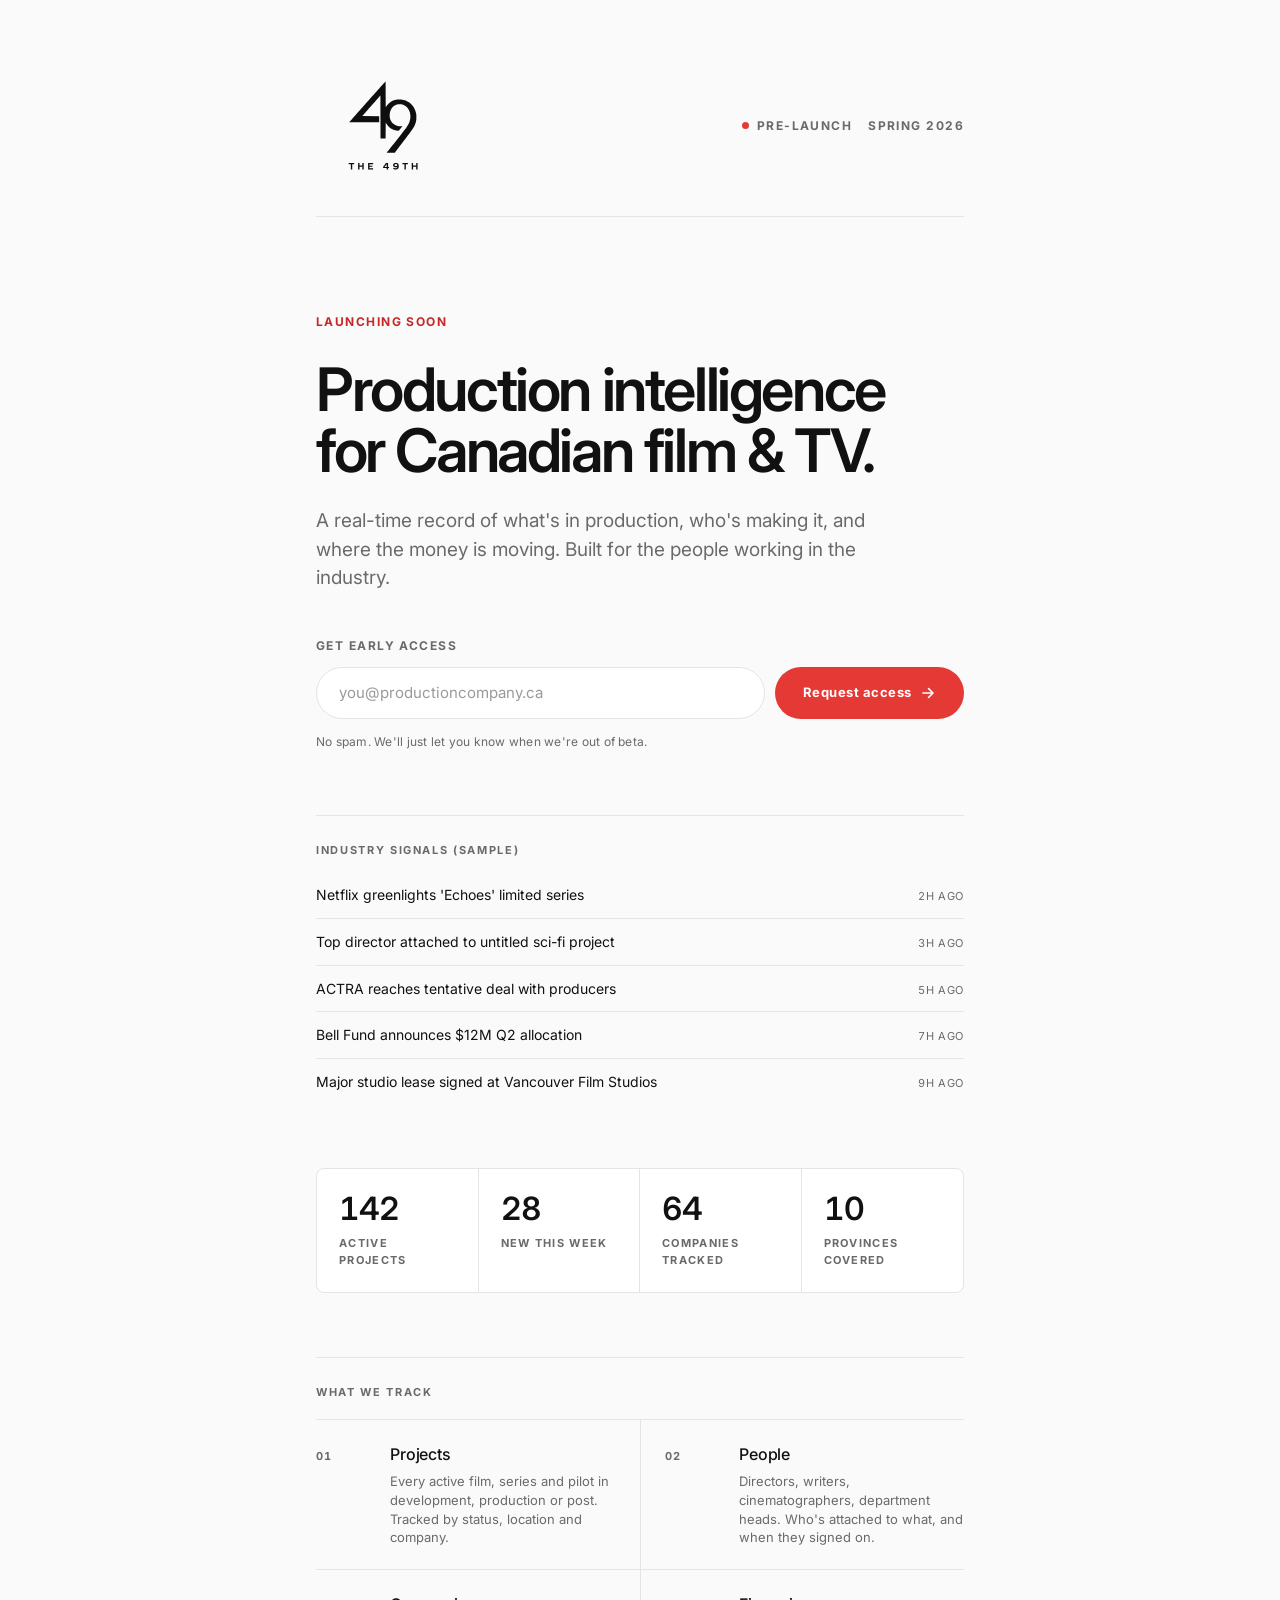
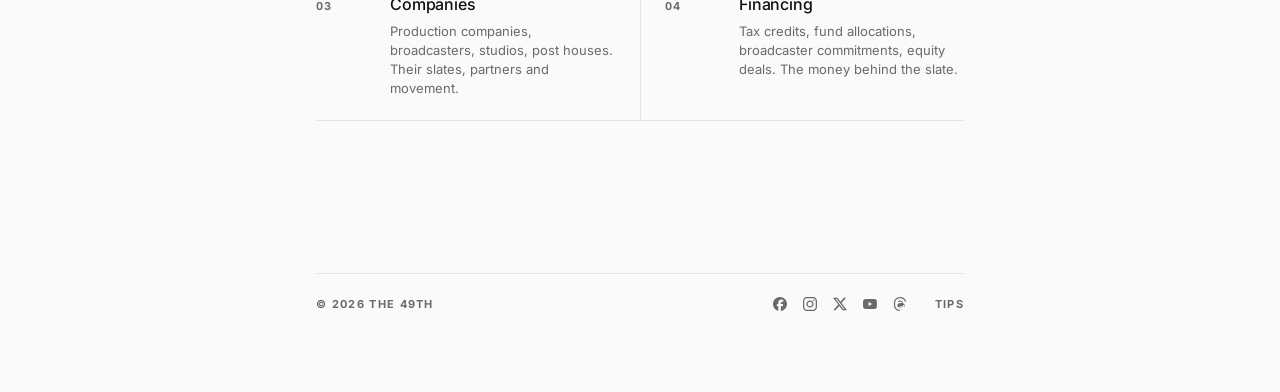
<file: index.html>
<!doctype html>
<html lang="en">
<head>
  <meta charset="utf-8" />
  <meta name="viewport" content="width=device-width, initial-scale=1" />

  <title>The 49th: Canadian Film & TV Production Intelligence</title>
  <meta name="description" content="Production intelligence for Canadian film and TV. A real-time record of what's in production, who's making it, and where the money is moving." />

  <link rel="canonical" href="https://49th.io/" />
  <link rel="icon" type="image/svg+xml" href="assets/49-lockup.svg" />
  <link rel="icon" type="image/png" href="assets/49-monogram-mark.png" />

  <meta property="og:type" content="website" />
  <meta property="og:site_name" content="The 49th" />
  <meta property="og:title" content="The 49th: Canadian Film & TV Production Intelligence" />
  <meta property="og:description" content="Production intelligence for Canadian film and TV." />
  <meta property="og:url" content="https://49th.io/" />
  <meta property="og:image" content="https://49th.io/assets/og.png" />
  <meta property="og:image:width" content="1200" />
  <meta property="og:image:height" content="630" />

  <meta name="twitter:card" content="summary_large_image" />
  <meta name="twitter:title" content="The 49th: Canadian Film & TV Production Intelligence" />
  <meta name="twitter:description" content="Production intelligence for Canadian film and TV." />
  <meta name="twitter:image" content="https://49th.io/assets/og.png" />

  <link rel="preload" as="font" type="font/ttf" crossorigin href="fonts/Inter-VariableFont_opsz_wght.ttf" />
  <link rel="stylesheet" href="tokens.css" />
  <link rel="stylesheet" href="landing.css" />

  <script type="application/ld+json">
  {
    "@context": "https://schema.org",
    "@type": "Organization",
    "name": "The 49th",
    "url": "https://49th.io",
    "logo": "https://49th.io/assets/49-lockup-small.png",
    "description": "Production intelligence for Canadian film and TV."
  }
  </script>

  <script src="landing.bundle.js" defer></script>
</head>
<body>
  <!--
    Static fallback below mirrors landing.jsx for crawlers and link unfurlers.
    React's createRoot replaces it on mount, so users with JS get the
    interactive version. Keep this in sync with landing.jsx if hero copy,
    signals, counter cells, or tracks change.
  -->
  <div id="root">
    <div class="page">
      <header class="topbar">
        <a href="/" class="markRow" aria-label="The 49th">
          <img src="assets/49-lockup.svg" alt="The 49th" width="140" height="140" />
        </a>
        <div class="meta">
          <span><span class="dot"></span>Pre-launch</span>
          <span>Spring 2026</span>
        </div>
      </header>

      <main class="hero">
        <p class="eyebrow">Launching soon</p>
        <h1>Production intelligence for Canadian film &amp; TV.</h1>
        <p class="dek">A real-time record of what's in production, who's making it, and where the money is moving. Built for the people working in the industry.</p>

        <div class="signup">
          <form class="signupForm" action="https://formspree.io/f/maqvwavy" method="post" novalidate>
            <label for="emailInput" class="label">Get early access</label>
            <div class="emailRow">
              <input id="emailInput" type="email" name="email" inputmode="email" autocomplete="email" placeholder="you@productioncompany.ca" aria-describedby="form-note" required />
              <button type="submit">
                Request access
                <span class="arrow" aria-hidden="true">
                  <svg viewBox="0 0 16 16" fill="none" xmlns="http://www.w3.org/2000/svg">
                    <path d="M3 8H13M13 8L8.5 3.5M13 8L8.5 12.5" stroke="currentColor" stroke-width="1.6" stroke-linecap="round" stroke-linejoin="round"/>
                  </svg>
                </span>
              </button>
            </div>
            <p id="form-note" class="formNote">No spam. We'll just let you know when we're out of beta.</p>
          </form>
        </div>

        <div class="signalsStrip">
          <h2 class="stripLabel">
            <span>Industry signals (sample)</span>
          </h2>
          <div>
            <div class="signalRow"><span class="text">Netflix greenlights 'Echoes' limited series</span><time>2h ago</time></div>
            <div class="signalRow"><span class="text">Top director attached to untitled sci-fi project</span><time>3h ago</time></div>
            <div class="signalRow"><span class="text">ACTRA reaches tentative deal with producers</span><time>5h ago</time></div>
            <div class="signalRow"><span class="text">Bell Fund announces $12M Q2 allocation</span><time>7h ago</time></div>
            <div class="signalRow"><span class="text">Major studio lease signed at Vancouver Film Studios</span><time>9h ago</time></div>
          </div>
        </div>

        <div class="counter">
          <h2 class="visually-hidden">By the numbers</h2>
          <div class="cell"><p class="num">142</p><p class="label">Active projects</p></div>
          <div class="cell"><p class="num">28</p><p class="label">New this week</p></div>
          <div class="cell"><p class="num">64</p><p class="label">Companies tracked</p></div>
          <div class="cell"><p class="num">10</p><p class="label">Provinces covered</p></div>
        </div>

        <div class="tracks">
          <h2 class="stripLabel">What we track</h2>
          <div class="grid">
            <div class="item">
              <span class="num">01</span>
              <div>
                <h3>Projects</h3>
                <p>Every active film, series and pilot in development, production or post. Tracked by status, location and company.</p>
              </div>
            </div>
            <div class="item">
              <span class="num">02</span>
              <div>
                <h3>People</h3>
                <p>Directors, writers, cinematographers, department heads. Who's attached to what, and when they signed on.</p>
              </div>
            </div>
            <div class="item">
              <span class="num">03</span>
              <div>
                <h3>Companies</h3>
                <p>Production companies, broadcasters, studios, post houses. Their slates, partners and movement.</p>
              </div>
            </div>
            <div class="item">
              <span class="num">04</span>
              <div>
                <h3>Financing</h3>
                <p>Tax credits, fund allocations, broadcaster commitments, equity deals. The money behind the slate.</p>
              </div>
            </div>
          </div>
        </div>
      </main>

      <footer class="footer">
        <span>© 2026 The 49th</span>
        <div class="links">
          <span class="socials">
            <a href="https://facebook.com/49thonline" aria-label="The 49th on Facebook" target="_blank" rel="noopener">
              <svg viewBox="0 0 24 24" aria-hidden="true"><path d="M9.101 23.691v-7.98H6.627v-3.667h2.474v-1.58c0-4.085 1.848-5.978 5.858-5.978.401 0 .955.042 1.468.103a8.68 8.68 0 0 1 1.141.195v3.325a8.623 8.623 0 0 0-.653-.036 26.805 26.805 0 0 0-.733-.009c-.707 0-1.259.096-1.675.309a1.686 1.686 0 0 0-.679.622c-.258.42-.374.995-.374 1.752v1.297h3.919l-.386 2.103-.287 1.564h-3.246v8.245C19.396 23.238 24 18.179 24 12.044c0-6.627-5.373-12-12-12s-12 5.373-12 12c0 5.628 3.874 10.35 9.101 11.647Z"/></svg>
            </a>
            <a href="https://instagram.com/49thonline" aria-label="The 49th on Instagram" target="_blank" rel="noopener">
              <svg viewBox="0 0 24 24" aria-hidden="true"><path d="M12 0C8.74 0 8.333.015 7.053.072 5.775.132 4.905.333 4.14.63c-.789.306-1.459.717-2.126 1.384S.935 3.35.63 4.14C.333 4.905.131 5.775.072 7.053.012 8.333 0 8.74 0 12s.015 3.667.072 4.947c.06 1.277.261 2.148.558 2.913.306.788.717 1.459 1.384 2.126.667.666 1.336 1.079 2.126 1.384.766.296 1.636.499 2.913.558C8.333 23.988 8.74 24 12 24s3.667-.015 4.947-.072c1.277-.06 2.148-.262 2.913-.558.788-.306 1.459-.718 2.126-1.384.666-.667 1.079-1.335 1.384-2.126.296-.765.499-1.636.558-2.913.06-1.28.072-1.687.072-4.947s-.015-3.667-.072-4.947c-.06-1.277-.262-2.149-.558-2.913-.306-.789-.718-1.459-1.384-2.126C21.319 1.347 20.651.935 19.86.63c-.765-.297-1.636-.499-2.913-.558C15.667.012 15.26 0 12 0zm0 2.16c3.203 0 3.585.016 4.85.071 1.17.055 1.805.249 2.227.415.562.217.96.477 1.382.896.419.42.679.819.896 1.381.164.422.36 1.057.413 2.227.057 1.266.07 1.646.07 4.85s-.015 3.585-.074 4.85c-.061 1.17-.256 1.805-.421 2.227-.224.562-.479.96-.897 1.382-.419.419-.824.679-1.38.896-.42.164-1.065.36-2.235.413-1.274.057-1.649.07-4.859.07-3.211 0-3.586-.015-4.859-.074-1.171-.061-1.816-.256-2.236-.421-.569-.224-.96-.479-1.379-.897-.421-.419-.69-.824-.9-1.38-.165-.42-.359-1.065-.42-2.235-.045-1.26-.061-1.649-.061-4.844 0-3.196.016-3.586.061-4.861.061-1.17.255-1.814.42-2.234.21-.57.479-.96.9-1.381.419-.419.81-.689 1.379-.898.42-.166 1.051-.361 2.221-.421 1.275-.045 1.65-.06 4.859-.06zm0 3.678c-3.405 0-6.162 2.76-6.162 6.162 0 3.405 2.76 6.162 6.162 6.162 3.405 0 6.162-2.76 6.162-6.162 0-3.405-2.76-6.162-6.162-6.162zM12 16c-2.21 0-4-1.79-4-4s1.79-4 4-4 4 1.79 4 4-1.79 4-4 4zm7.846-10.405c0 .795-.646 1.44-1.44 1.44-.795 0-1.44-.646-1.44-1.44 0-.794.646-1.439 1.44-1.439.793-.001 1.44.645 1.44 1.439z"/></svg>
            </a>
            <a href="https://x.com/49thonline" aria-label="The 49th on X" target="_blank" rel="noopener">
              <svg viewBox="0 0 24 24" aria-hidden="true"><path d="M18.901 1.153h3.68l-8.04 9.19L24 22.846h-7.406l-5.8-7.584-6.638 7.584H.474l8.6-9.83L0 1.154h7.594l5.243 6.932ZM17.61 20.644h2.039L6.486 3.24H4.298Z"/></svg>
            </a>
            <a href="https://youtube.com/@49thonline" aria-label="The 49th on YouTube" target="_blank" rel="noopener">
              <svg viewBox="0 0 24 24" aria-hidden="true"><path d="M23.498 6.186a3.016 3.016 0 0 0-2.122-2.136C19.505 3.545 12 3.545 12 3.545s-7.505 0-9.377.505A3.017 3.017 0 0 0 .502 6.186C0 8.07 0 12 0 12s0 3.93.502 5.814a3.016 3.016 0 0 0 2.121 2.136c1.871.505 9.377.505 9.377.505s7.505 0 9.377-.505a3.015 3.015 0 0 0 2.122-2.136C24 15.93 24 12 24 12s0-3.93-.502-5.814zM9.545 15.568V8.432L15.818 12l-6.273 3.568z"/></svg>
            </a>
            <a href="https://threads.net/@49thonline" aria-label="The 49th on Threads" target="_blank" rel="noopener">
              <svg viewBox="0 0 24 24" aria-hidden="true"><path d="M12.186 24h-.007c-3.581-.024-6.334-1.205-8.184-3.509C2.35 18.44 1.5 15.586 1.472 12.01v-.017c.03-3.579.879-6.43 2.525-8.482C5.845 1.205 8.6.024 12.18 0h.014c2.746.02 5.043.725 6.826 2.098 1.677 1.29 2.858 3.13 3.509 5.467l-2.04.569c-1.104-3.96-3.898-5.984-8.304-6.015-2.91.022-5.11.936-6.54 2.717C4.307 6.504 3.616 8.914 3.589 12c.027 3.086.718 5.496 2.057 7.164 1.43 1.781 3.631 2.695 6.54 2.717 2.623-.02 4.358-.631 5.8-2.045 1.647-1.613 1.618-3.593 1.09-4.798-.31-.71-.873-1.3-1.634-1.75-.192 1.352-.622 2.446-1.284 3.272-.886 1.102-2.14 1.704-3.73 1.79-1.202.065-2.361-.218-3.259-.801-1.063-.689-1.685-1.74-1.752-2.964-.065-1.19.408-2.285 1.33-3.082.88-.76 2.119-1.207 3.583-1.291a13.853 13.853 0 0 1 3.02.142c-.126-.742-.375-1.332-.74-1.757-.502-.584-1.278-.88-2.309-.88h-.028c-.825 0-1.945.227-2.66 1.286l-1.51-.97c.96-1.421 2.516-2.205 4.17-2.205h.052c2.768.018 4.413 1.726 4.582 4.726.957.307 1.671.762 2.179 1.388.708.874 1.04 2.03.99 3.439-.084 2.366-1.33 4.298-3.484 5.43-1.625.86-3.583 1.262-5.71 1.262zm1.27-7.802c-.275 0-.553.014-.834.044-1.282.103-2.078.706-2.044 1.546.04.97 1.121 1.418 2.276 1.357 1.07-.058 2.473-.477 2.713-3.193a10.44 10.44 0 0 0-2.108-.182z"/></svg>
            </a>
          </span>
          <a href="mailto:tips@49th.io">Tips</a>
        </div>
      </footer>
    </div>
  </div>

</body>
</html>
</file>
<file: tokens.css>
/* ============================================================================
   THE 49TH — COLORS & TYPE
   Production intelligence for film & TV. Clarity over style.
   ============================================================================ */

/* ----------------------------------------------------------------------------
   FONTS — Inter (self-hosted, variable)
   The brand uses Inter exclusively. We load the official variable fonts
   shipped with this design system. No Google Fonts CDN — these files are the
   source of truth.
   ---------------------------------------------------------------------------- */
@font-face {
  font-family: "Inter";
  font-style: normal;
  font-weight: 100 900;
  font-display: swap;
  src: url("fonts/Inter-VariableFont_opsz_wght.ttf") format("truetype");
  font-variation-settings: "opsz" 14;
}

:root {
  /* -------------------------------------------------------------------------
     COLOR — base tokens
     ------------------------------------------------------------------------- */

  /* Neutrals */
  --c-black:        #111111;   /* Primary Black — headlines, key UI, primary text */
  --c-text-gray:    #6A6A6A;   /* Text Gray — supporting text, metadata, secondary UI */
  --c-ui-gray:      #F2F2F2;   /* UI Gray — chips, dividers, subtle surfaces */
  --c-bg:           #FAFAFA;   /* Background — primary surface */
  --c-white:        #FFFFFF;   /* Pure white — cards, table rows */

  /* Lines (slightly darker than UI gray for hairline borders) */
  --c-line:         #E4E4E4;
  --c-line-strong:  #C9C9C9;

  /* Accent — used STRICTLY for signal */
  --c-red:          #E53935;
  --c-red-hover:    #D32F2F;
  --c-red-pressed:  #C62828;
  --c-red-tint:     #FDEBEA;   /* Pale wash for newsletter / alert backgrounds. Use sparingly. */

  /* -------------------------------------------------------------------------
     COLOR — semantic tokens (USE THESE in components)
     ------------------------------------------------------------------------- */

  --fg-1:           var(--c-black);       /* Primary text, headlines */
  --fg-2:           var(--c-text-gray);   /* Secondary text, metadata */
  --fg-3:           #9A9A9A;              /* Tertiary, timestamps, low-emphasis */
  --fg-on-dark:     var(--c-white);
  --fg-on-red:      var(--c-white);

  --bg-app:         var(--c-bg);          /* App background */
  --bg-surface:     var(--c-white);       /* Cards, table */
  --bg-muted:       var(--c-ui-gray);     /* Chips, hover, subtle fills */
  --bg-inverse:     var(--c-black);

  --border-hairline: var(--c-line);       /* Default 1px divider */
  --border-strong:   var(--c-line-strong);

  --signal:         var(--c-red);         /* Active state, category, status, CTA */
  --signal-hover:   var(--c-red-hover);
  --signal-pressed: var(--c-red-pressed);
  --signal-tint:    var(--c-red-tint);

  /* -------------------------------------------------------------------------
     TYPOGRAPHY — base
     ------------------------------------------------------------------------- */

  --font-sans: 'Inter', ui-sans-serif, system-ui, -apple-system,
               BlinkMacSystemFont, 'Segoe UI', Roboto, sans-serif;
  --font-serif-mark: Georgia, 'Times New Roman', serif; /* used ONLY for the 49 monogram fallback */

  /* Type scale (px) — scan-first, density-conscious. */
  --t-display:    64px;   /* Hero headlines */
  --t-h1:         44px;   /* Page H1 */
  --t-h2:         32px;
  --t-h3:         21px;   /* Card title */
  --t-h4:         16px;
  --t-body-lg:    20px;   /* Dek / lead */
  --t-body:       16px;   /* Default body */
  --t-body-sm:    14px;   /* Tables, dense UI */
  --t-meta:       12px;   /* Eyebrow, metadata, category */
  --t-micro:      11px;   /* Smallest legal limit */

  --lh-tight:     1.02;
  --lh-snug:      1.2;
  --lh-normal:    1.5;
  --lh-relaxed:   1.65;

  --tr-tightest:  -0.04em;  /* Display & H1 */
  --tr-tight:     -0.02em;  /* H3 / card titles */
  --tr-normal:     0;
  --tr-meta:      0.12em;   /* Eyebrows / category */
  --tr-wordmark:  0.55em;   /* THE 49TH wordmark */

  --w-regular:    400;
  --w-medium:     500;
  --w-semi:       600;
  --w-bold:       700;

  /* -------------------------------------------------------------------------
     SPACING / RADII / ELEVATION
     ------------------------------------------------------------------------- */
  --s-1:  4px;
  --s-2:  8px;
  --s-3:  12px;
  --s-4:  16px;
  --s-5:  24px;
  --s-6:  32px;
  --s-7:  48px;
  --s-8:  64px;
  --s-9:  96px;

  --r-xs: 3px;    /* Image corners, hairline elements */
  --r-sm: 6px;
  --r-md: 8px;    /* Cards, inputs */
  --r-lg: 12px;
  --r-pill: 999px; /* Buttons, tags, chips */

  /* No shadows in product surfaces. One floating-control shadow is allowed. */
  --shadow-floating: 0 8px 25px rgba(0,0,0,0.08);

  /* Motion */
  --easing: cubic-bezier(0.2, 0.6, 0.2, 1);
  --dur-fast: 120ms;
  --dur-base: 180ms;
}

/* ============================================================================
   SEMANTIC TYPE CLASSES — use these instead of styling tags directly
   ============================================================================ */

html, body {
  background: var(--bg-app);
  color: var(--fg-1);
  font-family: var(--font-sans);
  font-size: var(--t-body);
  line-height: var(--lh-normal);
  -webkit-font-smoothing: antialiased;
  text-rendering: optimizeLegibility;
}

.t-display, h1.display {
  font-size: clamp(40px, 5vw, var(--t-display));
  line-height: var(--lh-tight);
  letter-spacing: var(--tr-tightest);
  font-weight: var(--w-semi);
  margin: 0;
}

.t-h1 {
  font-size: var(--t-h1);
  line-height: var(--lh-tight);
  letter-spacing: var(--tr-tightest);
  font-weight: var(--w-semi);
  margin: 0;
}

.t-h2 {
  font-size: var(--t-h2);
  line-height: var(--lh-snug);
  letter-spacing: var(--tr-tight);
  font-weight: var(--w-semi);
  margin: 0;
}

.t-h3 {
  font-size: var(--t-h3);
  line-height: var(--lh-snug);
  letter-spacing: var(--tr-tight);
  font-weight: var(--w-medium);
  margin: 0;
}

.t-h4, .t-eyebrow {
  font-size: var(--t-h4);
  line-height: var(--lh-snug);
  font-weight: var(--w-semi);
  margin: 0;
}

.t-body-lg, .dek {
  font-size: var(--t-body-lg);
  line-height: var(--lh-normal);
  color: var(--fg-2);
  margin: 0;
}

.t-body {
  font-size: var(--t-body);
  line-height: var(--lh-relaxed);
  color: var(--fg-1);
  margin: 0;
}

.t-body-sm {
  font-size: var(--t-body-sm);
  line-height: var(--lh-normal);
  color: var(--fg-1);
  margin: 0;
}

.t-meta {
  font-size: var(--t-meta);
  line-height: var(--lh-snug);
  letter-spacing: var(--tr-meta);
  text-transform: uppercase;
  font-weight: var(--w-bold);
  color: var(--fg-2);
  margin: 0;
}

.t-category {            /* Red eyebrow — category / section label */
  font-size: var(--t-meta);
  letter-spacing: var(--tr-meta);
  text-transform: uppercase;
  font-weight: var(--w-bold);
  color: var(--signal);
}

.t-wordmark {            /* "THE 49TH" lockup wordmark */
  font-size: var(--t-micro);
  letter-spacing: var(--tr-wordmark);
  font-weight: var(--w-bold);
  text-transform: uppercase;
}

/* Table / data UI */
.t-table-header {
  font-size: var(--t-micro);
  letter-spacing: var(--tr-meta);
  text-transform: uppercase;
  color: var(--fg-2);
  font-weight: var(--w-medium);
}
</file>
<file: landing.css>
/* ============================================================================
   THE 49TH — LANDING PAGE
   Minimal, single column, hero-led. Pre-launch email capture.
   ============================================================================ */

* { box-sizing: border-box; }
html, body { margin: 0; padding: 0; }
body {
  background: var(--bg-app);
  color: var(--fg-1);
  font-family: var(--font-sans);
  font-size: var(--t-body);
  line-height: var(--lh-normal);
  min-height: 100vh;
  -webkit-font-smoothing: antialiased;
}
button { font: inherit; color: inherit; }
input { font: inherit; color: inherit; }
a { color: inherit; text-decoration: none; }

/* ---------- Page shell --------------------------------------------------- */
.page {
  max-width: 760px;
  margin: 0 auto;
  padding: 56px 56px 80px;
  display: flex;
  flex-direction: column;
  min-height: 100vh;
}

/* ---------- Top bar ------------------------------------------------------ */
.topbar {
  display: flex;
  align-items: center;
  justify-content: space-between;
  padding-bottom: 20px;
  border-bottom: 1px solid var(--border-hairline);
}
.topbar .markRow {
  display: flex;
  align-items: center;
  gap: 14px;
}
.markRow img {
  height: 140px;
  width: auto;
  display: block;
  object-fit: contain;
}
.topbar .meta {
  display: flex;
  align-items: center;
  gap: 16px;
  font-size: 12px;
  letter-spacing: 0.12em;
  text-transform: uppercase;
  font-weight: 700;
  color: var(--fg-2);
}
.topbar .meta .dot {
  display: inline-block;
  width: 7px;
  height: 7px;
  border-radius: 50%;
  background: var(--signal);
  margin-right: 8px;
  vertical-align: 1px;
  animation: pulse 2.4s ease-in-out infinite;
}
@keyframes pulse {
  0%, 100% { opacity: 1; }
  50% { opacity: 0.35; }
}

/* ---------- Hero --------------------------------------------------------- */
.hero {
  padding: 96px 0 56px;
  flex: 1;
}

.hero .eyebrow {
  font-size: 12px;
  letter-spacing: 0.12em;
  text-transform: uppercase;
  font-weight: 700;
  color: var(--signal-pressed);
  margin: 0 0 28px;
}

.hero h1 {
  font-size: clamp(40px, 5.6vw, 60px);
  line-height: 1.02;
  letter-spacing: -0.04em;
  font-weight: 600;
  margin: 0 0 26px;
  text-wrap: balance;
}

.hero .dek {
  font-size: 19px;
  line-height: 1.5;
  color: var(--fg-2);
  margin: 0 0 44px;
  max-width: 560px;
}
.hero .dek em {
  font-style: normal;
  color: var(--fg-1);
}

/* ---------- Email signup -------------------------------------------------- */
.signup {
  margin-top: 12px;
}
.signup .label {
  display: block;
  font-size: 12px;
  letter-spacing: 0.12em;
  text-transform: uppercase;
  font-weight: 700;
  color: var(--fg-2);
  margin-bottom: 12px;
}

.emailRow {
  display: grid;
  grid-template-columns: 1fr auto;
  gap: 10px;
  width: 100%;
}
.emailRow input {
  height: 52px;
  border: 1px solid var(--border-hairline);
  border-radius: var(--r-pill);
  background: var(--bg-surface);
  padding: 0 22px;
  font-size: 15px;
  color: var(--fg-1);
  outline: none;
  transition: border-color var(--dur-fast) var(--easing);
}
.emailRow input::placeholder {
  color: var(--fg-3);
}
.emailRow input:focus-visible {
  border-color: var(--fg-1);
  outline: 2px solid var(--fg-1);
  outline-offset: 2px;
}
.emailRow input.invalid {
  border-color: var(--signal);
}
.emailRow button:focus-visible {
  outline: 2px solid var(--fg-1);
  outline-offset: 3px;
}
.emailRow button {
  height: 52px;
  border: 0;
  background: var(--signal);
  color: var(--fg-on-red);
  border-radius: var(--r-pill);
  padding: 0 28px;
  font-weight: 700;
  font-size: 13px;
  letter-spacing: 0.04em;
  cursor: pointer;
  transition: background var(--dur-fast) var(--easing), transform var(--dur-fast) var(--easing);
  display: inline-flex;
  align-items: center;
  gap: 8px;
}
.emailRow button:hover { background: var(--signal-hover); }
.emailRow button:active { background: var(--signal-pressed); transform: translateY(1px); }
.emailRow button[disabled] {
  opacity: 0.6;
  cursor: not-allowed;
}
.emailRow button .arrow {
  width: 16px;
  height: 16px;
  display: inline-block;
}

.formNote {
  margin-top: 14px;
  font-size: 12px;
  color: var(--fg-2);
  letter-spacing: 0.02em;
}
.formNote.error {
  color: var(--signal-pressed);
}

/* success state */
.success {
  margin-top: 12px;
  width: 100%;
  display: grid;
  grid-template-columns: 36px 1fr;
  gap: 16px;
  padding: 20px 22px;
  background: var(--bg-surface);
  border: 1px solid var(--border-hairline);
  border-radius: var(--r-md);
  align-items: start;
  animation: fadeIn 220ms var(--easing);
}
@keyframes fadeIn {
  from { opacity: 0; transform: translateY(6px); }
  to { opacity: 1; transform: translateY(0); }
}
.success .check {
  width: 36px;
  height: 36px;
  border-radius: 50%;
  background: var(--signal);
  color: var(--fg-on-red);
  display: grid;
  place-items: center;
  flex-shrink: 0;
}
.success .check svg { width: 18px; height: 18px; display: block; }
.success .body strong {
  display: block;
  font-size: 15px;
  font-weight: 600;
  letter-spacing: -0.01em;
  margin-bottom: 4px;
  color: var(--fg-1);
}
.success .body p {
  margin: 0;
  font-size: 13px;
  line-height: 1.5;
  color: var(--fg-2);
}
.success .body p .em {
  color: var(--fg-1);
  font-weight: 500;
}

/* ---------- Visually hidden (a11y / SEO heading) ------------------------ */
.visually-hidden {
  position: absolute;
  width: 1px;
  height: 1px;
  padding: 0;
  margin: -1px;
  overflow: hidden;
  clip: rect(0, 0, 0, 0);
  white-space: nowrap;
  border: 0;
}

/* ---------- Signals strip (product tease) -------------------------------- */
.signalsStrip {
  margin-top: 64px;
  padding-top: 26px;
  border-top: 1px solid var(--border-hairline);
}
.signalsStrip .stripLabel {
  display: flex;
  align-items: center;
  justify-content: space-between;
  margin: 0 0 14px;
  font-size: 11px;
  letter-spacing: 0.15em;
  text-transform: uppercase;
  font-weight: 700;
  color: var(--fg-2);
}
.signalsStrip .stripLabel span:first-child {
  font-size: inherit;
  letter-spacing: inherit;
  text-transform: inherit;
  font-weight: inherit;
  color: inherit;
}
.signalsStrip .stripLabel .live {
  font-size: 11px;
  letter-spacing: 0.12em;
  text-transform: uppercase;
  font-weight: 700;
  color: var(--signal);
  display: inline-flex;
  align-items: center;
  gap: 8px;
}
.signalsStrip .stripLabel .live::before {
  content: "";
  width: 7px;
  height: 7px;
  border-radius: 50%;
  background: var(--signal);
  display: inline-block;
  animation: pulse 2.4s ease-in-out infinite;
}

.signalRow {
  display: grid;
  grid-template-columns: 1fr auto;
  gap: 16px;
  align-items: baseline;
  padding: 13px 0;
  border-bottom: 1px solid var(--border-hairline);
  font-size: 14px;
  line-height: 1.4;
}
.signalRow:last-child { border-bottom: 0; }
.signalRow .text { color: var(--fg-1); }
.signalRow time {
  font-size: 11px;
  color: var(--fg-2);
  letter-spacing: 0.06em;
  text-transform: uppercase;
  white-space: nowrap;
  font-variant-numeric: tabular-nums;
}

/* ---------- Counter / what we track -------------------------------------- */
.counter {
  margin-top: 64px;
  display: grid;
  grid-template-columns: repeat(4, 1fr);
  border: 1px solid var(--border-hairline);
  border-radius: var(--r-md);
  background: var(--bg-surface);
  overflow: hidden;
}
.counter .cell {
  padding: 24px 22px;
  border-right: 1px solid var(--border-hairline);
}
.counter .cell:last-child { border-right: 0; }
.counter .num {
  font-size: 32px;
  font-weight: 600;
  letter-spacing: -0.03em;
  line-height: 1;
  color: var(--fg-1);
  font-variant-numeric: tabular-nums;
  margin: 0 0 10px;
}
.counter .label {
  font-size: 11px;
  letter-spacing: 0.12em;
  text-transform: uppercase;
  font-weight: 700;
  color: var(--fg-2);
  margin: 0;
}

/* ---------- "What we track" list ----------------------------------------- */
.tracks {
  margin-top: 64px;
  padding-top: 26px;
  border-top: 1px solid var(--border-hairline);
}
.tracks .stripLabel {
  font-size: 11px;
  letter-spacing: 0.15em;
  text-transform: uppercase;
  font-weight: 700;
  color: var(--fg-2);
  margin: 0 0 18px;
}
.tracks .grid {
  display: grid;
  grid-template-columns: repeat(2, 1fr);
  gap: 0;
  border-top: 1px solid var(--border-hairline);
}
.tracks .item {
  padding: 22px 0;
  border-bottom: 1px solid var(--border-hairline);
  display: grid;
  grid-template-columns: 60px 1fr;
  gap: 14px;
  align-items: baseline;
}
.tracks .item:nth-child(odd) { padding-right: 24px; }
.tracks .item:nth-child(even) { padding-left: 24px; border-left: 1px solid var(--border-hairline); }
.tracks .item .num {
  font-size: 11px;
  letter-spacing: 0.12em;
  text-transform: uppercase;
  font-weight: 700;
  color: var(--fg-2);
  font-variant-numeric: tabular-nums;
}
.tracks .item h3 {
  font-size: 16px;
  font-weight: 500;
  letter-spacing: -0.01em;
  margin: 0 0 6px;
  color: var(--fg-1);
}
.tracks .item p {
  font-size: 13px;
  line-height: 1.45;
  color: var(--fg-2);
  margin: 0;
}

/* ---------- Footer ------------------------------------------------------- */
.footer {
  margin-top: 96px;
  padding-top: 22px;
  border-top: 1px solid var(--border-hairline);
  display: flex;
  align-items: center;
  justify-content: space-between;
  font-size: 11px;
  letter-spacing: 0.12em;
  text-transform: uppercase;
  font-weight: 700;
  color: var(--fg-2);
  gap: 24px;
}
.footer a:hover { color: var(--signal-pressed); }
.footer a:focus-visible {
  outline: 2px solid var(--fg-1);
  outline-offset: 3px;
}
.footer .socials {
  display: inline-flex;
  align-items: center;
  gap: 16px;
}
.footer .socials a {
  display: inline-flex;
  align-items: center;
  width: 14px;
  height: 14px;
}
.footer .socials a svg {
  width: 100%;
  height: 100%;
  fill: currentColor;
  display: block;
}
.footer .links {
  display: flex;
  gap: 28px;
}

/* ---------- Reduced motion ---------------------------------------------- */
@media (prefers-reduced-motion: reduce) {
  .topbar .meta .dot,
  .signalsStrip .stripLabel .live::before {
    animation: none;
  }
  .success {
    animation: none;
  }
}

/* ---------- Responsive --------------------------------------------------- */
@media (max-width: 720px) {
  .page { padding: 32px 24px 56px; }
  .hero { padding: 64px 0 40px; }
  .topbar .meta { display: none; }
  .emailRow { grid-template-columns: 1fr; }
  .emailRow button { width: 100%; justify-content: center; }
  .counter { grid-template-columns: repeat(2, 1fr); }
  .counter .cell:nth-child(2) { border-right: 0; }
  .counter .cell:nth-child(1), .counter .cell:nth-child(2) {
    border-bottom: 1px solid var(--border-hairline);
  }
  .tracks .grid { grid-template-columns: 1fr; }
  .tracks .item:nth-child(odd), .tracks .item:nth-child(even) {
    padding: 22px 0;
    border-left: 0;
  }
  .footer { flex-direction: column; align-items: flex-start; gap: 16px; }
}
</file>
